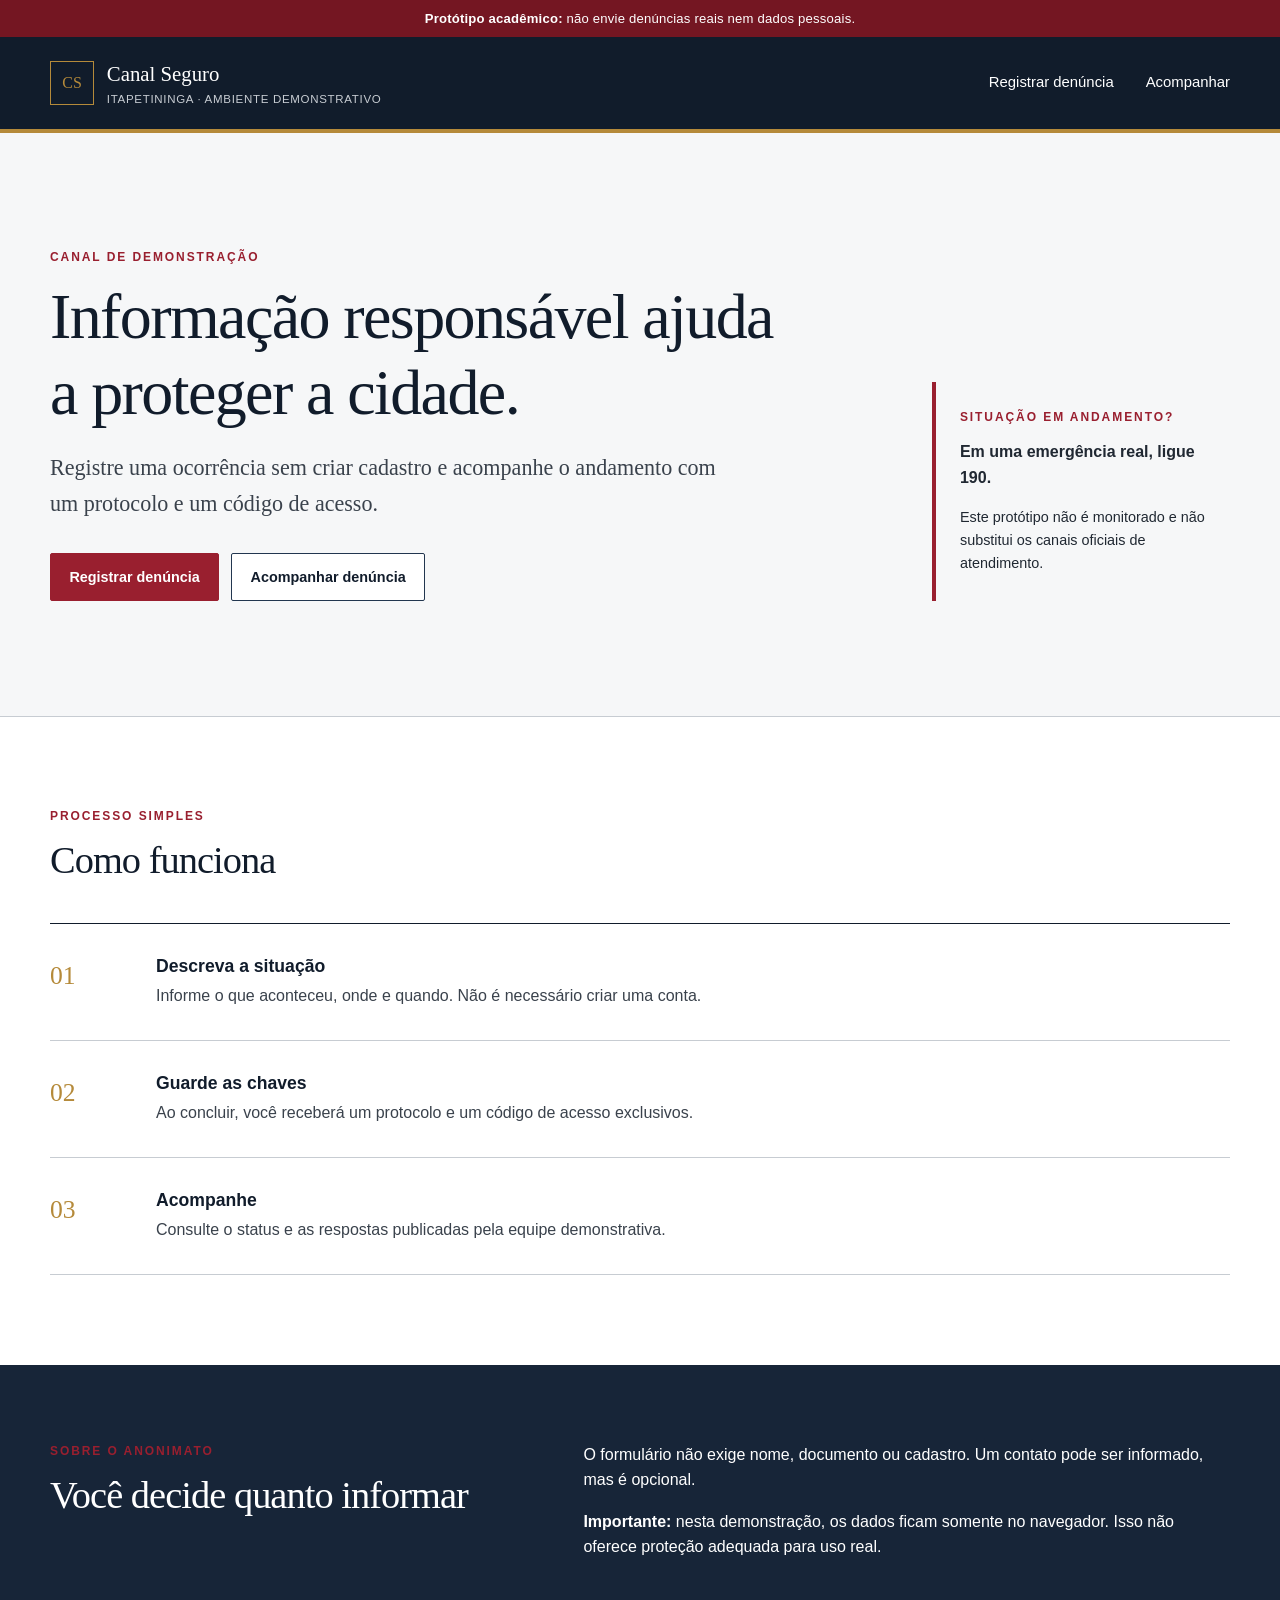
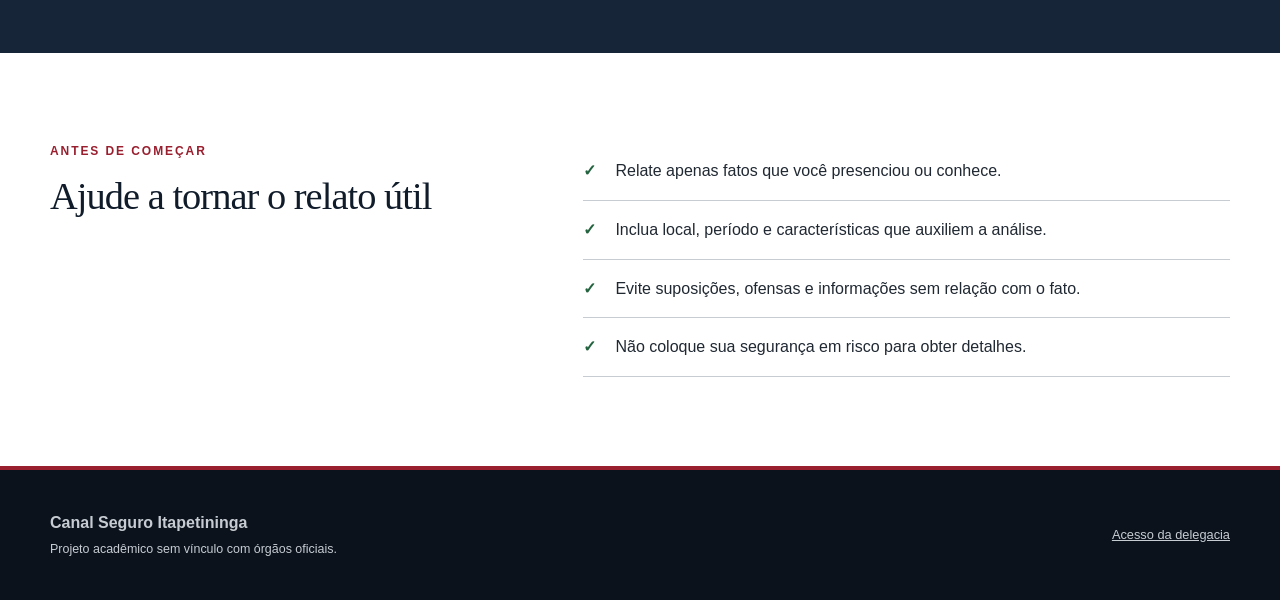
<file: index.html>
<!doctype html>
<html lang="pt-BR">
<head>
  <meta charset="utf-8">
  <meta name="viewport" content="width=device-width, initial-scale=1">
  <meta name="description" content="Protótipo acadêmico de um sistema de denúncias anônimas para Itapetininga.">
  <title>Canal Seguro Itapetininga</title>
  <link rel="stylesheet" href="css/estilos.css">
  <script src="js/app.js" defer></script>
</head>
<body data-pagina="inicio">
  <a class="pular-conteudo" href="#conteudo">Ir para o conteúdo</a>
  <div class="aviso-prototipo" role="note"><strong>Protótipo acadêmico:</strong> não envie denúncias reais nem dados pessoais.</div>
  <header class="cabecalho">
    <div class="limite cabecalho__linha">
      <a class="marca" href="index.html" aria-label="Canal Seguro Itapetininga — início">
        <span class="marca__sinal" aria-hidden="true">CS</span>
        <span><strong>Canal Seguro</strong><small>Itapetininga · ambiente demonstrativo</small></span>
      </a>
      <nav class="navegacao" aria-label="Navegação principal">
        <a href="denunciar.html">Registrar denúncia</a>
        <a href="acompanhar.html">Acompanhar</a>
      </nav>
    </div>
  </header>

  <main id="conteudo">
    <section class="abertura">
      <div class="limite abertura__grade">
        <div>
          <p class="sobretitulo">Canal de demonstração</p>
          <h1>Informação responsável ajuda a proteger a cidade.</h1>
          <p class="texto-destaque">Registre uma ocorrência sem criar cadastro e acompanhe o andamento com um protocolo e um código de acesso.</p>
          <div class="grupo-acoes">
            <a class="botao botao--primario" href="denunciar.html">Registrar denúncia</a>
            <a class="botao botao--secundario" href="acompanhar.html">Acompanhar denúncia</a>
          </div>
        </div>
        <aside class="emergencia" aria-labelledby="titulo-emergencia">
          <p class="sobretitulo" id="titulo-emergencia">Situação em andamento?</p>
          <p><strong>Em uma emergência real, ligue 190.</strong></p>
          <p>Este protótipo não é monitorado e não substitui os canais oficiais de atendimento.</p>
        </aside>
      </div>
    </section>

    <section class="secao limite" aria-labelledby="como-funciona">
      <div class="cabecalho-secao">
        <p class="sobretitulo">Processo simples</p>
        <h2 id="como-funciona">Como funciona</h2>
      </div>
      <ol class="passos">
        <li><span>01</span><div><h3>Descreva a situação</h3><p>Informe o que aconteceu, onde e quando. Não é necessário criar uma conta.</p></div></li>
        <li><span>02</span><div><h3>Guarde as chaves</h3><p>Ao concluir, você receberá um protocolo e um código de acesso exclusivos.</p></div></li>
        <li><span>03</span><div><h3>Acompanhe</h3><p>Consulte o status e as respostas publicadas pela equipe demonstrativa.</p></div></li>
      </ol>
    </section>

    <section class="faixa-informativa">
      <div class="limite faixa-informativa__grade">
        <div><p class="sobretitulo">Sobre o anonimato</p><h2>Você decide quanto informar</h2></div>
        <div>
          <p>O formulário não exige nome, documento ou cadastro. Um contato pode ser informado, mas é opcional.</p>
          <p><strong>Importante:</strong> nesta demonstração, os dados ficam somente no navegador. Isso não oferece proteção adequada para uso real.</p>
        </div>
      </div>
    </section>

    <section class="secao limite secao--duas-colunas" aria-labelledby="orientacoes">
      <div><p class="sobretitulo">Antes de começar</p><h2 id="orientacoes">Ajude a tornar o relato útil</h2></div>
      <ul class="lista-verificacao">
        <li>Relate apenas fatos que você presenciou ou conhece.</li>
        <li>Inclua local, período e características que auxiliem a análise.</li>
        <li>Evite suposições, ofensas e informações sem relação com o fato.</li>
        <li>Não coloque sua segurança em risco para obter detalhes.</li>
      </ul>
    </section>
  </main>

  <footer class="rodape">
    <div class="limite rodape__linha">
      <div><strong>Canal Seguro Itapetininga</strong><p>Projeto acadêmico sem vínculo com órgãos oficiais.</p></div>
      <a href="admin.html">Acesso da delegacia</a>
    </div>
  </footer>
</body>
</html>
</file>
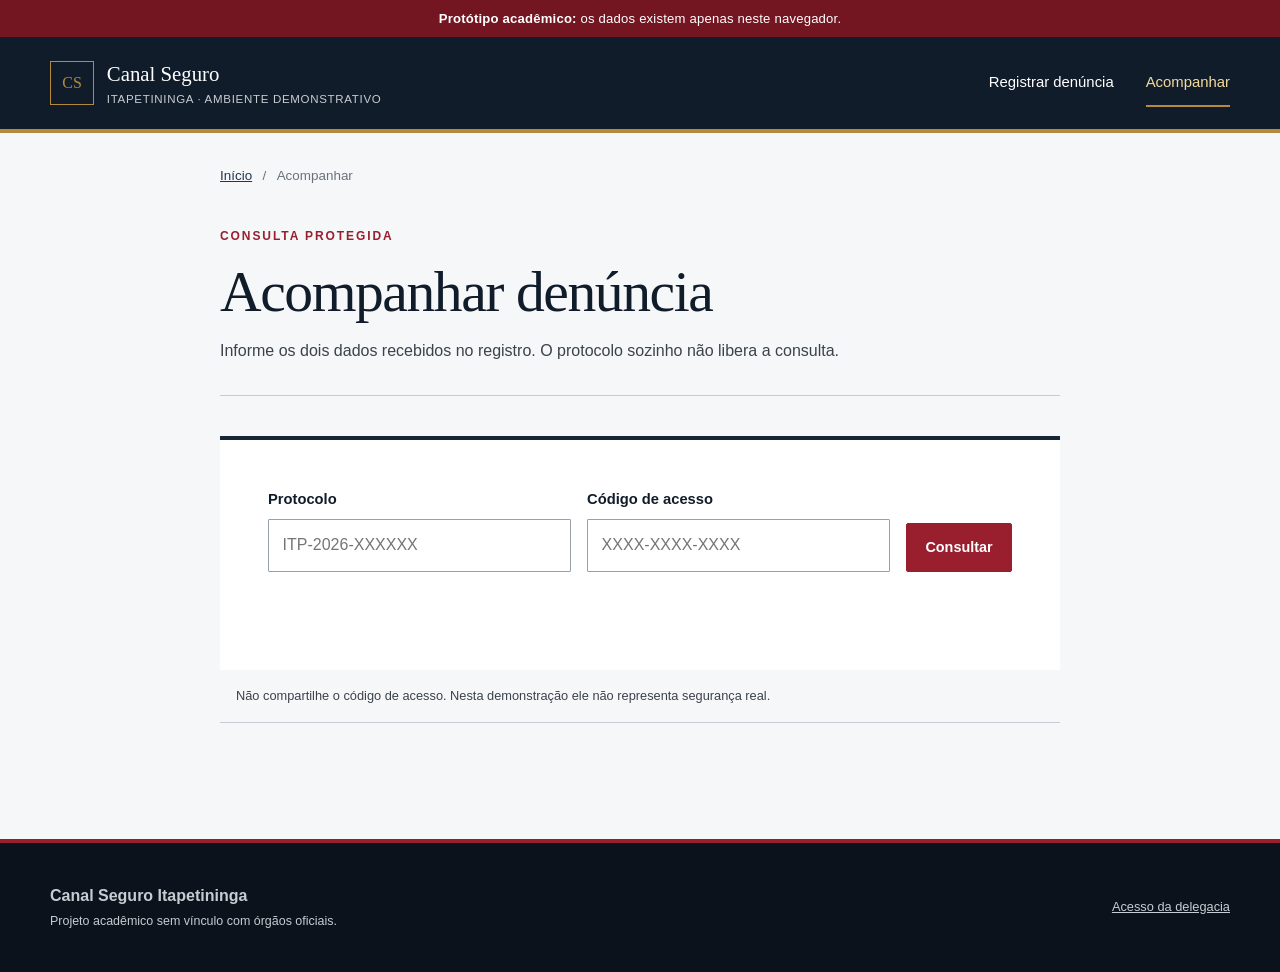
<file: acompanhar.html>
<!doctype html>
<html lang="pt-BR">
<head><meta charset="utf-8"><meta name="viewport" content="width=device-width, initial-scale=1"><title>Acompanhar denúncia · Canal Seguro</title><link rel="stylesheet" href="css/estilos.css"><script src="js/app.js" defer></script></head>
<body data-pagina="acompanhar">
  <a class="pular-conteudo" href="#conteudo">Ir para o conteúdo</a><div class="aviso-prototipo" role="note"><strong>Protótipo acadêmico:</strong> os dados existem apenas neste navegador.</div>
  <header class="cabecalho"><div class="limite cabecalho__linha"><a class="marca" href="index.html"><span class="marca__sinal" aria-hidden="true">CS</span><span><strong>Canal Seguro</strong><small>Itapetininga · ambiente demonstrativo</small></span></a><nav class="navegacao" aria-label="Navegação principal"><a href="denunciar.html">Registrar denúncia</a><a aria-current="page" href="acompanhar.html">Acompanhar</a></nav></div></header>
  <main id="conteudo" class="pagina-interna"><div class="limite limite--formulario">
    <nav class="migalhas" aria-label="Navegação estrutural"><a href="index.html">Início</a><span aria-hidden="true">/</span><span>Acompanhar</span></nav>
    <header class="titulo-pagina"><p class="sobretitulo">Consulta protegida</p><h1>Acompanhar denúncia</h1><p>Informe os dois dados recebidos no registro. O protocolo sozinho não libera a consulta.</p></header>
    <form id="form-acompanhar" class="formulario-consulta" novalidate>
      <div class="campo"><label for="consulta-protocolo">Protocolo</label><input id="consulta-protocolo" name="protocolo" required autocomplete="off" placeholder="ITP-2026-XXXXXX"></div>
      <div class="campo"><label for="consulta-codigo">Código de acesso</label><input id="consulta-codigo" name="codigo" required autocomplete="off" placeholder="XXXX-XXXX-XXXX"></div>
      <button class="botao botao--primario" type="submit">Consultar</button>
      <p class="erro-geral" id="erro-consulta" role="alert"></p>
    </form>
    <p class="nota-seguranca">Não compartilhe o código de acesso. Nesta demonstração ele não representa segurança real.</p>
    <section id="resultado-acompanhamento" class="resultado-acompanhamento" hidden tabindex="-1">
      <header class="cabecalho-resultado"><div><p class="sobretitulo">Protocolo <span id="resultado-protocolo"></span></p><h2 id="resultado-titulo"></h2></div><span class="etiqueta-status" id="resultado-status"></span></header>
      <dl class="dados-em-linha"><div><dt>Categoria</dt><dd id="resultado-categoria"></dd></div><div><dt>Registrada em</dt><dd id="resultado-data"></dd></div><div><dt>Última atualização</dt><dd id="resultado-atualizacao"></dd></div></dl>
      <div class="conteudo-relato"><h3>Resumo do relato</h3><p id="resultado-descricao"></p></div>
      <div class="resposta-publica"><h3>Resposta da delegacia</h3><p id="resultado-resposta"></p></div>
      <div><h3>Histórico</h3><ol class="linha-tempo" id="resultado-historico"></ol></div>
    </section>
  </div></main>
  <footer class="rodape"><div class="limite rodape__linha"><div><strong>Canal Seguro Itapetininga</strong><p>Projeto acadêmico sem vínculo com órgãos oficiais.</p></div><a href="admin.html">Acesso da delegacia</a></div></footer>
</body></html>
</file>
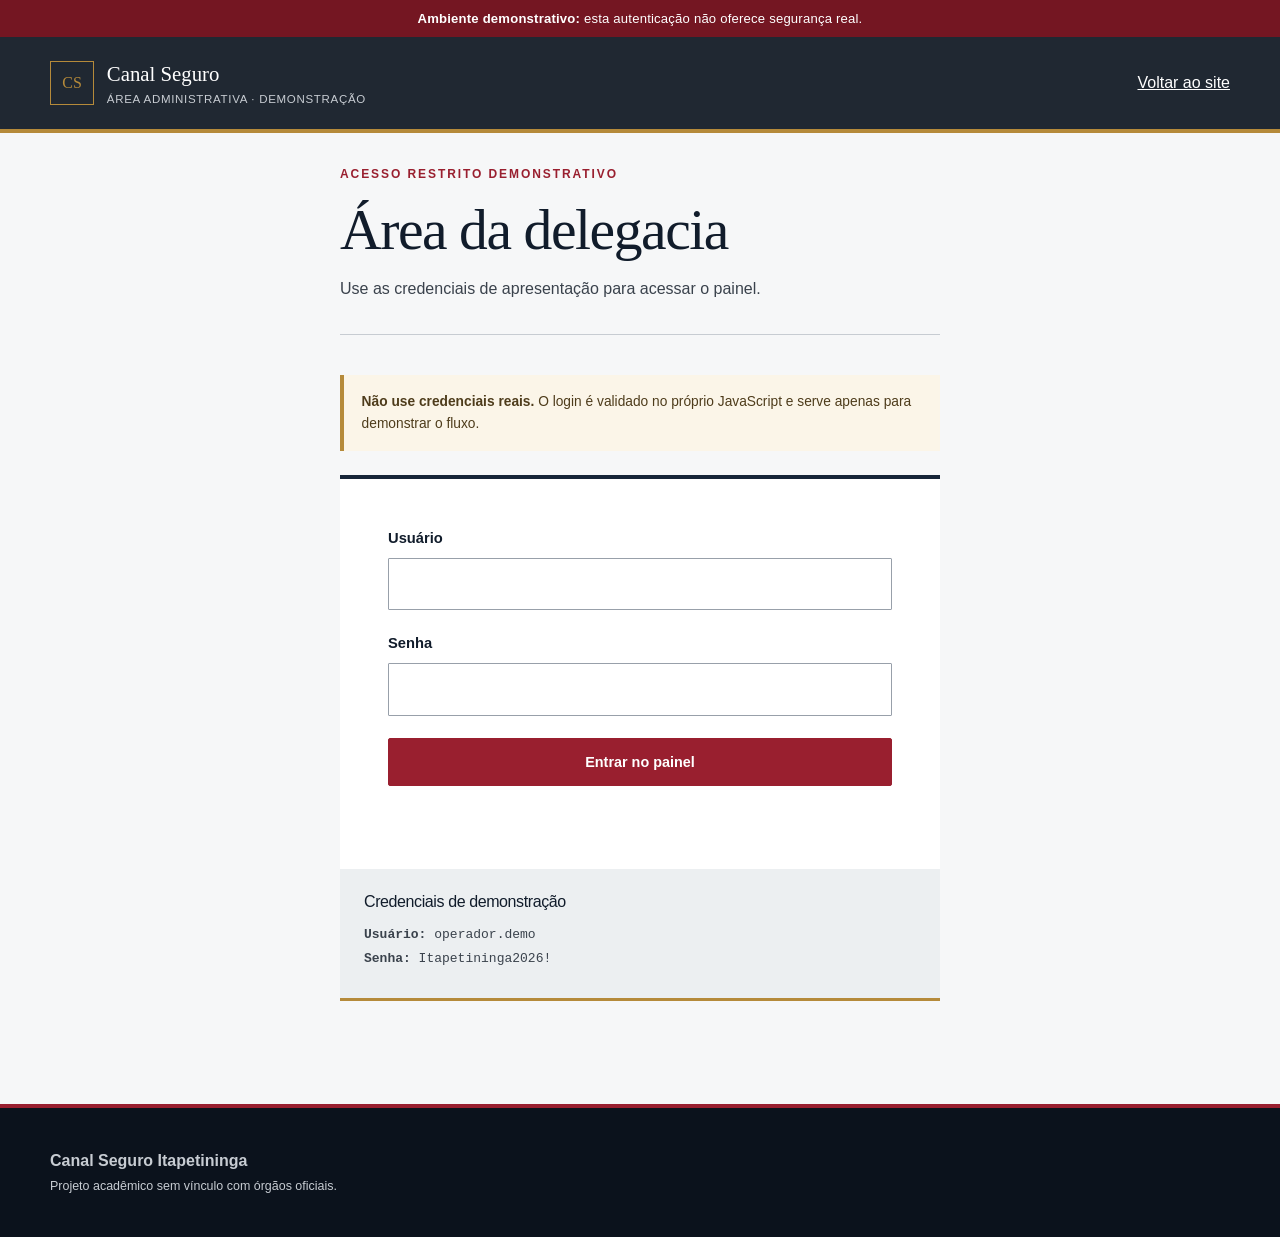
<file: admin.html>
<!doctype html>
<html lang="pt-BR">
<head><meta charset="utf-8"><meta name="viewport" content="width=device-width, initial-scale=1"><title>Acesso administrativo · Canal Seguro</title><link rel="stylesheet" href="css/estilos.css"><script src="js/app.js" defer></script></head>
<body data-pagina="admin-login" class="area-admin">
  <a class="pular-conteudo" href="#conteudo">Ir para o conteúdo</a><div class="aviso-prototipo" role="note"><strong>Ambiente demonstrativo:</strong> esta autenticação não oferece segurança real.</div>
  <header class="cabecalho cabecalho--admin"><div class="limite cabecalho__linha"><a class="marca" href="index.html"><span class="marca__sinal" aria-hidden="true">CS</span><span><strong>Canal Seguro</strong><small>Área administrativa · demonstração</small></span></a><a class="link-claro" href="index.html">Voltar ao site</a></div></header>
  <main id="conteudo" class="pagina-interna"><div class="limite limite--estreito">
    <header class="titulo-pagina"><p class="sobretitulo">Acesso restrito demonstrativo</p><h1>Área da delegacia</h1><p>Use as credenciais de apresentação para acessar o painel.</p></header>
    <div class="alerta"><strong>Não use credenciais reais.</strong> O login é validado no próprio JavaScript e serve apenas para demonstrar o fluxo.</div>
    <form id="form-login" class="formulario-login" novalidate>
      <div class="campo"><label for="usuario-admin">Usuário</label><input id="usuario-admin" name="usuario" required autocomplete="username"></div>
      <div class="campo"><label for="senha-admin">Senha</label><input type="password" id="senha-admin" name="senha" required autocomplete="current-password"></div>
      <button class="botao botao--primario botao--largo" type="submit">Entrar no painel</button><p class="erro-geral" id="erro-login" role="alert"></p>
    </form>
    <div class="credenciais-demo"><h2>Credenciais de demonstração</h2><p><strong>Usuário:</strong> operador.demo</p><p><strong>Senha:</strong> Itapetininga2026!</p></div>
  </div></main>
  <footer class="rodape"><div class="limite rodape__linha"><div><strong>Canal Seguro Itapetininga</strong><p>Projeto acadêmico sem vínculo com órgãos oficiais.</p></div></div></footer>
</body></html>
</file>
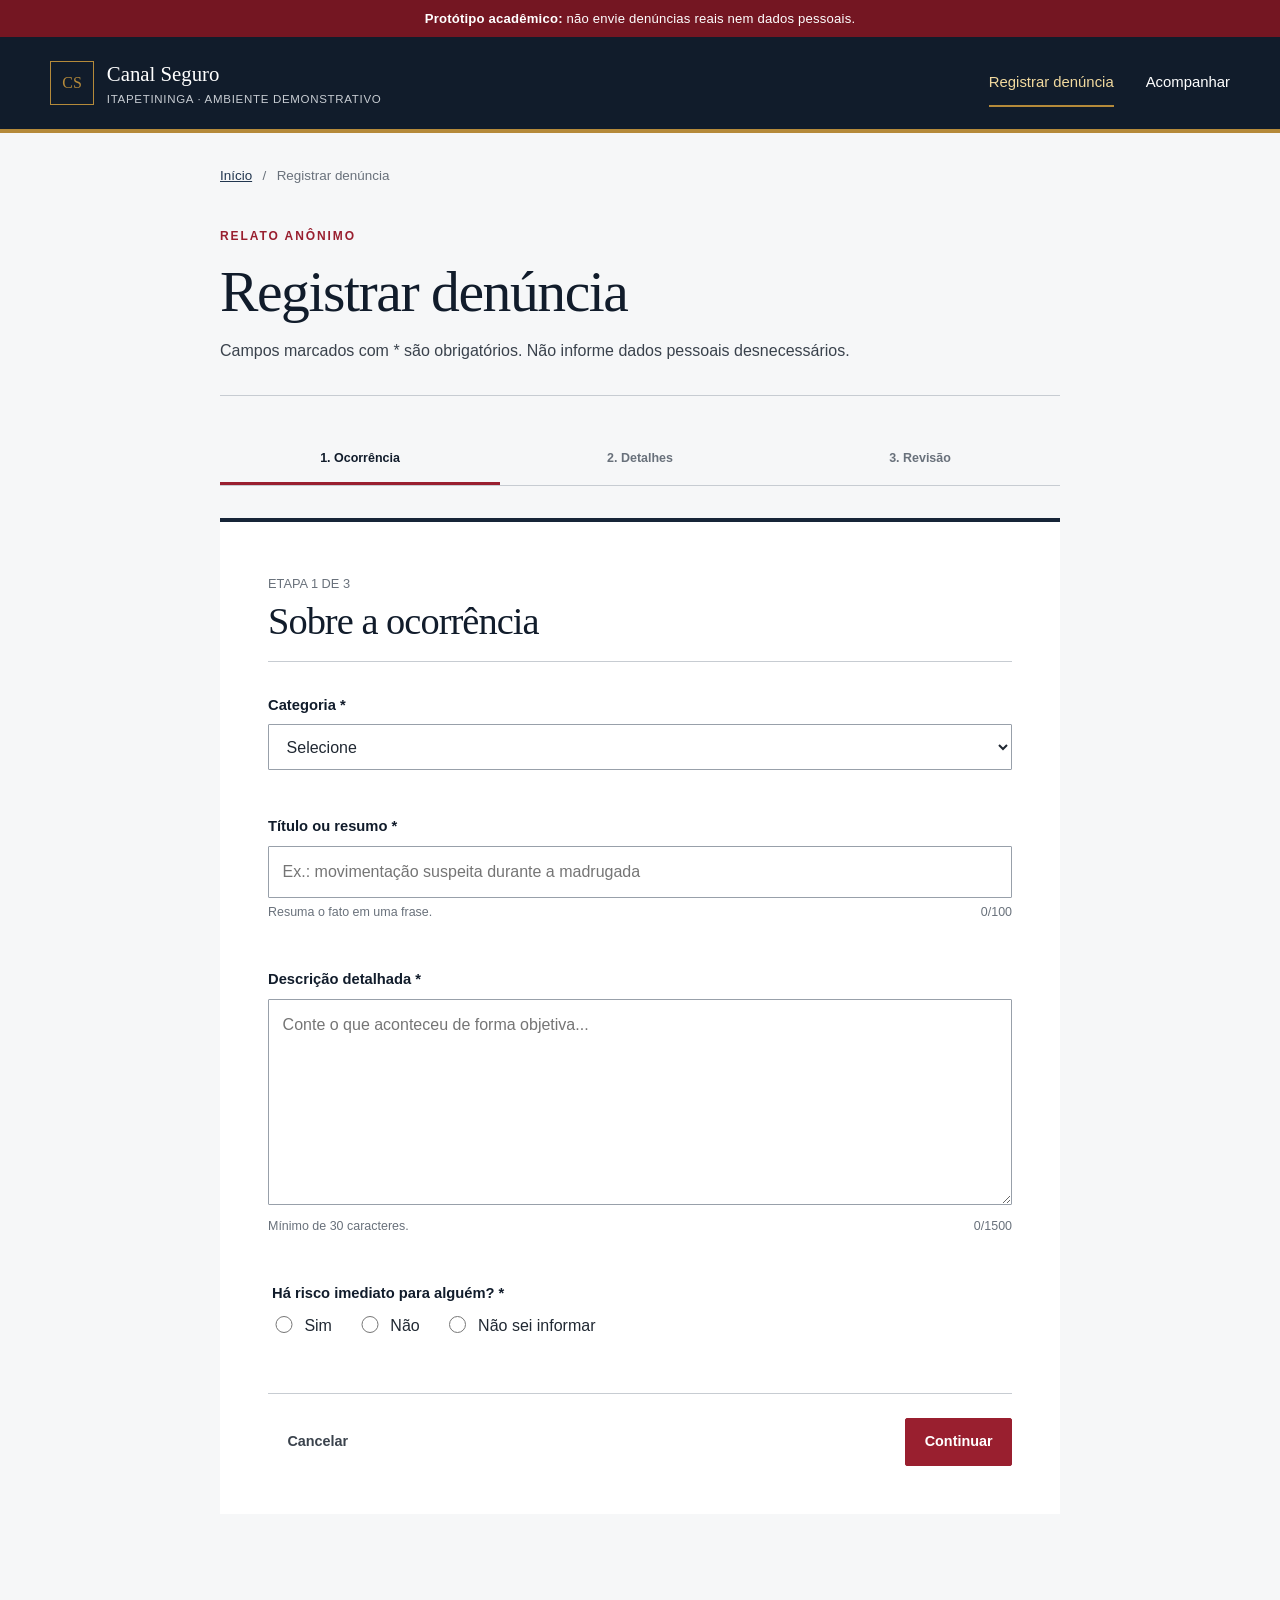
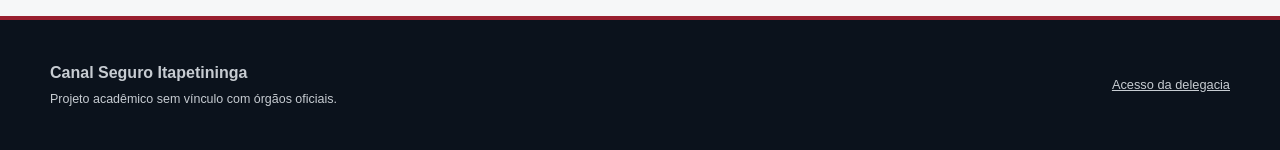
<file: denunciar.html>
<!doctype html>
<html lang="pt-BR">
<head>
  <meta charset="utf-8">
  <meta name="viewport" content="width=device-width, initial-scale=1">
  <title>Registrar denúncia · Canal Seguro</title>
  <link rel="stylesheet" href="css/estilos.css">
  <script src="js/app.js" defer></script>
</head>
<body data-pagina="denunciar">
  <a class="pular-conteudo" href="#conteudo">Ir para o conteúdo</a>
  <div class="aviso-prototipo" role="note"><strong>Protótipo acadêmico:</strong> não envie denúncias reais nem dados pessoais.</div>
  <header class="cabecalho"><div class="limite cabecalho__linha">
    <a class="marca" href="index.html"><span class="marca__sinal" aria-hidden="true">CS</span><span><strong>Canal Seguro</strong><small>Itapetininga · ambiente demonstrativo</small></span></a>
    <nav class="navegacao" aria-label="Navegação principal"><a aria-current="page" href="denunciar.html">Registrar denúncia</a><a href="acompanhar.html">Acompanhar</a></nav>
  </div></header>

  <main id="conteudo" class="pagina-interna">
    <div class="limite limite--formulario">
      <nav class="migalhas" aria-label="Navegação estrutural"><a href="index.html">Início</a><span aria-hidden="true">/</span><span>Registrar denúncia</span></nav>
      <header class="titulo-pagina"><p class="sobretitulo">Relato anônimo</p><h1>Registrar denúncia</h1><p>Campos marcados com <span aria-hidden="true">*</span><span class="sr-only">asterisco</span> são obrigatórios. Não informe dados pessoais desnecessários.</p></header>

      <div class="barra-etapas" aria-label="Etapas do formulário">
        <span class="ativo" data-indicador="1">1. Ocorrência</span><span data-indicador="2">2. Detalhes</span><span data-indicador="3">3. Revisão</span>
      </div>

      <form id="form-denuncia" novalidate>
        <div class="honeypot" aria-hidden="true"><label for="website">Não preencha este campo</label><input id="website" name="website" tabindex="-1" autocomplete="off"></div>

        <section class="etapa-formulario ativa" data-etapa="1" aria-labelledby="etapa-1-titulo">
          <div class="cabecalho-formulario"><span>Etapa 1 de 3</span><h2 id="etapa-1-titulo">Sobre a ocorrência</h2></div>
          <div class="campo"><label for="categoria">Categoria <span aria-hidden="true">*</span></label><select id="categoria" name="categoria" required><option value="">Selecione</option><option>Tráfico de drogas</option><option>Violência doméstica</option><option>Furto ou roubo</option><option>Perturbação do sossego</option><option>Maus-tratos</option><option>Crime ambiental</option><option>Atividade suspeita</option><option>Outro</option></select><p class="erro-campo" id="erro-categoria"></p></div>
          <div class="campo"><label for="titulo">Título ou resumo <span aria-hidden="true">*</span></label><input id="titulo" name="titulo" maxlength="100" required placeholder="Ex.: movimentação suspeita durante a madrugada"><div class="ajuda-campo"><span>Resuma o fato em uma frase.</span><span data-contador="titulo">0/100</span></div><p class="erro-campo" id="erro-titulo"></p></div>
          <div class="campo"><label for="descricao">Descrição detalhada <span aria-hidden="true">*</span></label><textarea id="descricao" name="descricao" rows="7" minlength="30" maxlength="1500" required placeholder="Conte o que aconteceu de forma objetiva..."></textarea><div class="ajuda-campo"><span>Mínimo de 30 caracteres.</span><span data-contador="descricao">0/1500</span></div><p class="erro-campo" id="erro-descricao"></p></div>
          <fieldset class="campo"><legend>Há risco imediato para alguém? <span aria-hidden="true">*</span></legend><div class="opcoes-linha"><label><input type="radio" name="risco" value="Sim" required> Sim</label><label><input type="radio" name="risco" value="Não"> Não</label><label><input type="radio" name="risco" value="Não sei informar"> Não sei informar</label></div><p class="erro-campo" id="erro-risco"></p></fieldset>
          <div class="alerta alerta--emergencia" id="alerta-risco" hidden><strong>Se há perigo acontecendo agora, ligue 190.</strong> Este protótipo não é monitorado.</div>
          <div class="acoes-formulario"><a class="botao botao--texto" href="index.html">Cancelar</a><button class="botao botao--primario" type="button" data-proxima="2">Continuar</button></div>
        </section>

        <section class="etapa-formulario" data-etapa="2" aria-labelledby="etapa-2-titulo" hidden>
          <div class="cabecalho-formulario"><span>Etapa 2 de 3</span><h2 id="etapa-2-titulo">Quando e onde</h2></div>
          <div class="grade-campos"><div class="campo"><label for="data-fato">Data aproximada</label><input type="date" id="data-fato" name="dataFato"></div><div class="campo"><label for="hora-fato">Horário aproximado</label><input type="time" id="hora-fato" name="horaFato"></div></div>
          <div class="campo"><label for="bairro">Bairro <span aria-hidden="true">*</span></label><input id="bairro" name="bairro" maxlength="80" required><p class="erro-campo" id="erro-bairro"></p></div>
          <div class="campo"><label for="referencia">Endereço ou ponto de referência <span aria-hidden="true">*</span></label><input id="referencia" name="referencia" maxlength="160" required placeholder="Não é necessário informar número exato"><p class="erro-campo" id="erro-referencia"></p></div>
          <div class="campo"><label for="caracteristicas">Pessoas, veículos ou locais envolvidos</label><textarea id="caracteristicas" name="caracteristicas" rows="4" maxlength="600"></textarea><div class="ajuda-campo"><span>Informe somente o que observou.</span><span data-contador="caracteristicas">0/600</span></div></div>
          <div class="campo"><label for="complemento">Informações complementares</label><textarea id="complemento" name="complemento" rows="4" maxlength="600"></textarea><div class="ajuda-campo"><span>Campo opcional.</span><span data-contador="complemento">0/600</span></div></div>
          <div class="campo"><label for="contato">Meio de contato <span class="rotulo-opcional">opcional</span></label><input id="contato" name="contato" maxlength="120" autocomplete="off"><p class="ajuda-campo">Informe somente se aceitar um possível retorno. Isso reduz seu anonimato.</p></div>
          <div class="acoes-formulario"><button class="botao botao--secundario" type="button" data-anterior="1">Voltar</button><button class="botao botao--primario" type="button" data-proxima="3">Revisar denúncia</button></div>
        </section>

        <section class="etapa-formulario" data-etapa="3" aria-labelledby="etapa-3-titulo" hidden>
          <div class="cabecalho-formulario"><span>Etapa 3 de 3</span><h2 id="etapa-3-titulo">Revise antes de enviar</h2></div>
          <dl class="resumo-denuncia" id="resumo-formulario"></dl>
          <fieldset class="campo bloco-confirmacao"><legend>Confirmações</legend><label class="opcao-check"><input type="checkbox" id="confirmacao" required><span>Declaro que o relato foi feito de boa-fé e que as informações representam o que sei sobre o fato.</span></label><p class="erro-campo" id="erro-confirmacao"></p></fieldset>
          <div class="campo confirmacao-humana"><label for="resposta-antispam">Confirmação humana: quanto é <strong id="pergunta-antispam"></strong>? <span aria-hidden="true">*</span></label><input type="number" inputmode="numeric" id="resposta-antispam" required><p class="ajuda-campo">Barreira demonstrativa. Em produção, seria necessária validação no servidor.</p><p class="erro-campo" id="erro-antispam"></p></div>
          <div class="acoes-formulario"><button class="botao botao--secundario" type="button" data-anterior="2">Voltar e editar</button><button class="botao botao--primario" type="submit">Enviar denúncia</button></div>
        </section>
      </form>

      <section class="confirmacao-envio" id="confirmacao-envio" hidden aria-live="polite" tabindex="-1">
        <p class="sobretitulo">Registro concluído</p><h2>Guarde seus dados de acesso</h2><p>A denúncia foi salva neste navegador. O código não será mostrado novamente ao sair desta tela.</p>
        <div class="credenciais-protocolo"><div><span>Protocolo</span><strong id="protocolo-gerado"></strong></div><div><span>Código de acesso</span><strong id="codigo-gerado"></strong></div></div>
        <div class="alerta"><strong>Esta é uma simulação.</strong> O armazenamento local não protege informações sensíveis e pode ser lido por quem tiver acesso ao navegador.</div>
        <div class="grupo-acoes"><button class="botao botao--secundario" type="button" id="copiar-acesso">Copiar dados</button><button class="botao botao--secundario" type="button" id="imprimir-acesso">Imprimir</button><a class="botao botao--primario" href="acompanhar.html">Acompanhar agora</a></div>
        <p class="mensagem-acao" id="mensagem-copia" aria-live="polite"></p>
      </section>
    </div>
  </main>
  <footer class="rodape"><div class="limite rodape__linha"><div><strong>Canal Seguro Itapetininga</strong><p>Projeto acadêmico sem vínculo com órgãos oficiais.</p></div><a href="admin.html">Acesso da delegacia</a></div></footer>
</body>
</html>
</file>
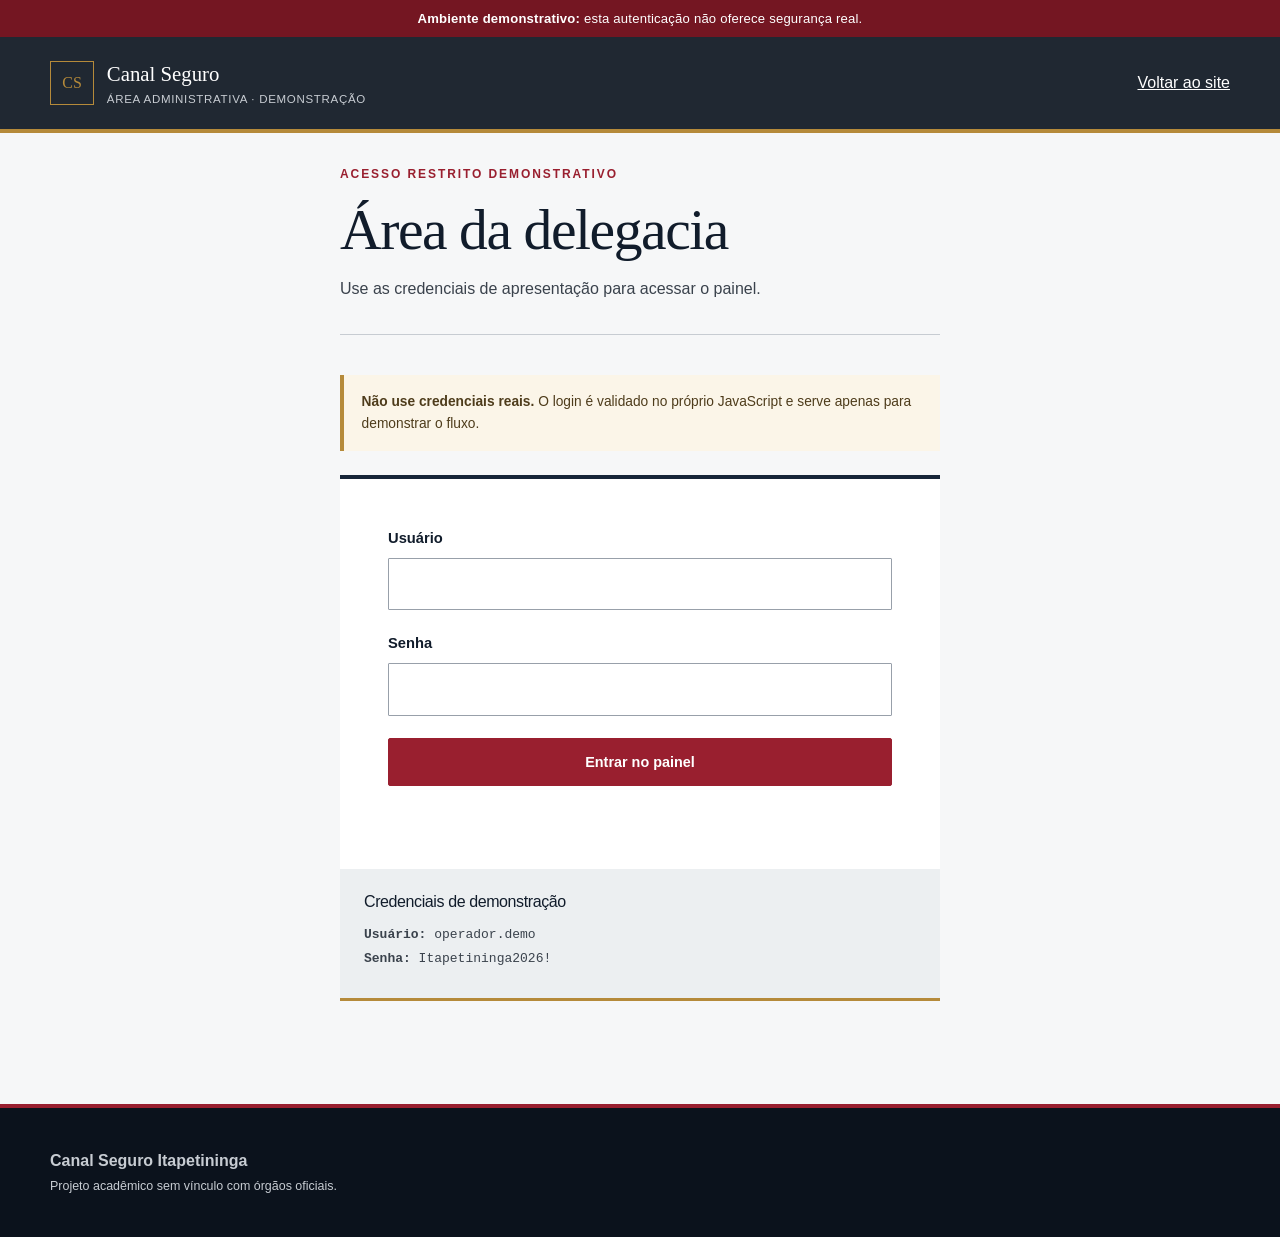
<file: detalhe-denuncia.html>
<!doctype html>
<html lang="pt-BR">
<head><meta charset="utf-8"><meta name="viewport" content="width=device-width, initial-scale=1"><title>Detalhe da denúncia · Canal Seguro</title><link rel="stylesheet" href="css/estilos.css"><script src="js/app.js" defer></script></head>
<body data-pagina="detalhe-admin" class="area-admin">
  <a class="pular-conteudo" href="#conteudo">Ir para o conteúdo</a><div class="aviso-prototipo" role="note"><strong>Ambiente demonstrativo:</strong> dados armazenados localmente e autenticação simulada.</div>
  <header class="cabecalho cabecalho--admin"><div class="limite cabecalho__linha"><a class="marca" href="painel-admin.html"><span class="marca__sinal" aria-hidden="true">CS</span><span><strong>Canal Seguro</strong><small>Área administrativa · demonstração</small></span></a><div class="acoes-cabecalho"><span>Operador demonstrativo</span><button class="botao-link link-claro" type="button" data-sair>Sair</button></div></div></header>
  <main id="conteudo" class="pagina-interna"><div class="limite">
    <nav class="migalhas" aria-label="Navegação estrutural"><a id="voltar-painel" href="painel-admin.html">Painel de denúncias</a><span aria-hidden="true">/</span><span>Detalhe</span></nav>
    <div id="detalhe-nao-encontrado" class="estado-vazio" hidden><h1>Denúncia não encontrada</h1><p>O registro solicitado não existe neste navegador.</p><a class="botao botao--primario" href="painel-admin.html">Voltar ao painel</a></div>
    <div id="conteudo-detalhe" hidden>
      <header class="cabecalho-detalhe"><div><p class="sobretitulo">Protocolo <span id="detalhe-protocolo"></span></p><h1 id="detalhe-titulo"></h1><p id="detalhe-categoria"></p></div><div class="acoes-detalhe"><span class="etiqueta-status" id="detalhe-status"></span><button class="botao botao--secundario" id="copiar-protocolo" type="button">Copiar protocolo</button></div></header>
      <div class="grade-detalhe">
        <div class="coluna-relato">
          <section class="secao-detalhe"><h2>Dados da ocorrência</h2><dl class="lista-dados" id="dados-ocorrencia"></dl></section>
          <section class="secao-detalhe"><h2>Relato</h2><div class="texto-relato"><h3>Descrição</h3><p id="detalhe-descricao"></p><h3>Características</h3><p id="detalhe-caracteristicas"></p><h3>Informações complementares</h3><p id="detalhe-complemento"></p></div></section>
          <section class="secao-detalhe"><h2>Histórico de atualizações</h2><ol class="linha-tempo" id="detalhe-historico"></ol></section>
        </div>
        <aside class="coluna-operacao">
          <form id="form-operacao">
            <p class="sobretitulo">Operação</p><h2>Atualizar denúncia</h2>
            <div class="campo"><label for="novo-status">Status</label><select id="novo-status"><option>Recebida</option><option>Em triagem</option><option>Em análise</option><option>Encaminhada</option><option>Aguardando informações</option><option>Concluída</option><option>Arquivada</option></select></div>
            <div class="campo"><label for="nova-prioridade">Prioridade</label><select id="nova-prioridade"><option>Baixa</option><option>Média</option><option>Alta</option><option>Urgente</option></select></div>
            <div class="campo"><label for="resposta-publica-admin">Resposta para o denunciante</label><textarea id="resposta-publica-admin" rows="5" maxlength="800"></textarea><p class="ajuda-campo">Esta mensagem ficará visível na consulta pública.</p></div>
            <div class="campo"><label for="nota-interna-admin">Nova nota interna</label><textarea id="nota-interna-admin" rows="4" maxlength="500"></textarea><p class="ajuda-campo">Nunca é exibida ao denunciante.</p></div>
            <button class="botao botao--primario botao--largo" type="submit">Salvar atualização</button><button class="botao botao--perigo botao--largo" id="arquivar-denuncia" type="button">Arquivar denúncia</button><p class="mensagem-acao" id="mensagem-operacao" aria-live="polite"></p>
          </form>
          <section class="notas-internas"><h2>Notas internas</h2><ul id="lista-notas-internas"></ul></section>
        </aside>
      </div>
    </div>
  </div></main>
  <footer class="rodape"><div class="limite rodape__linha"><div><strong>Canal Seguro Itapetininga</strong><p>Área administrativa de demonstração.</p></div></div></footer>
</body></html>
</file>
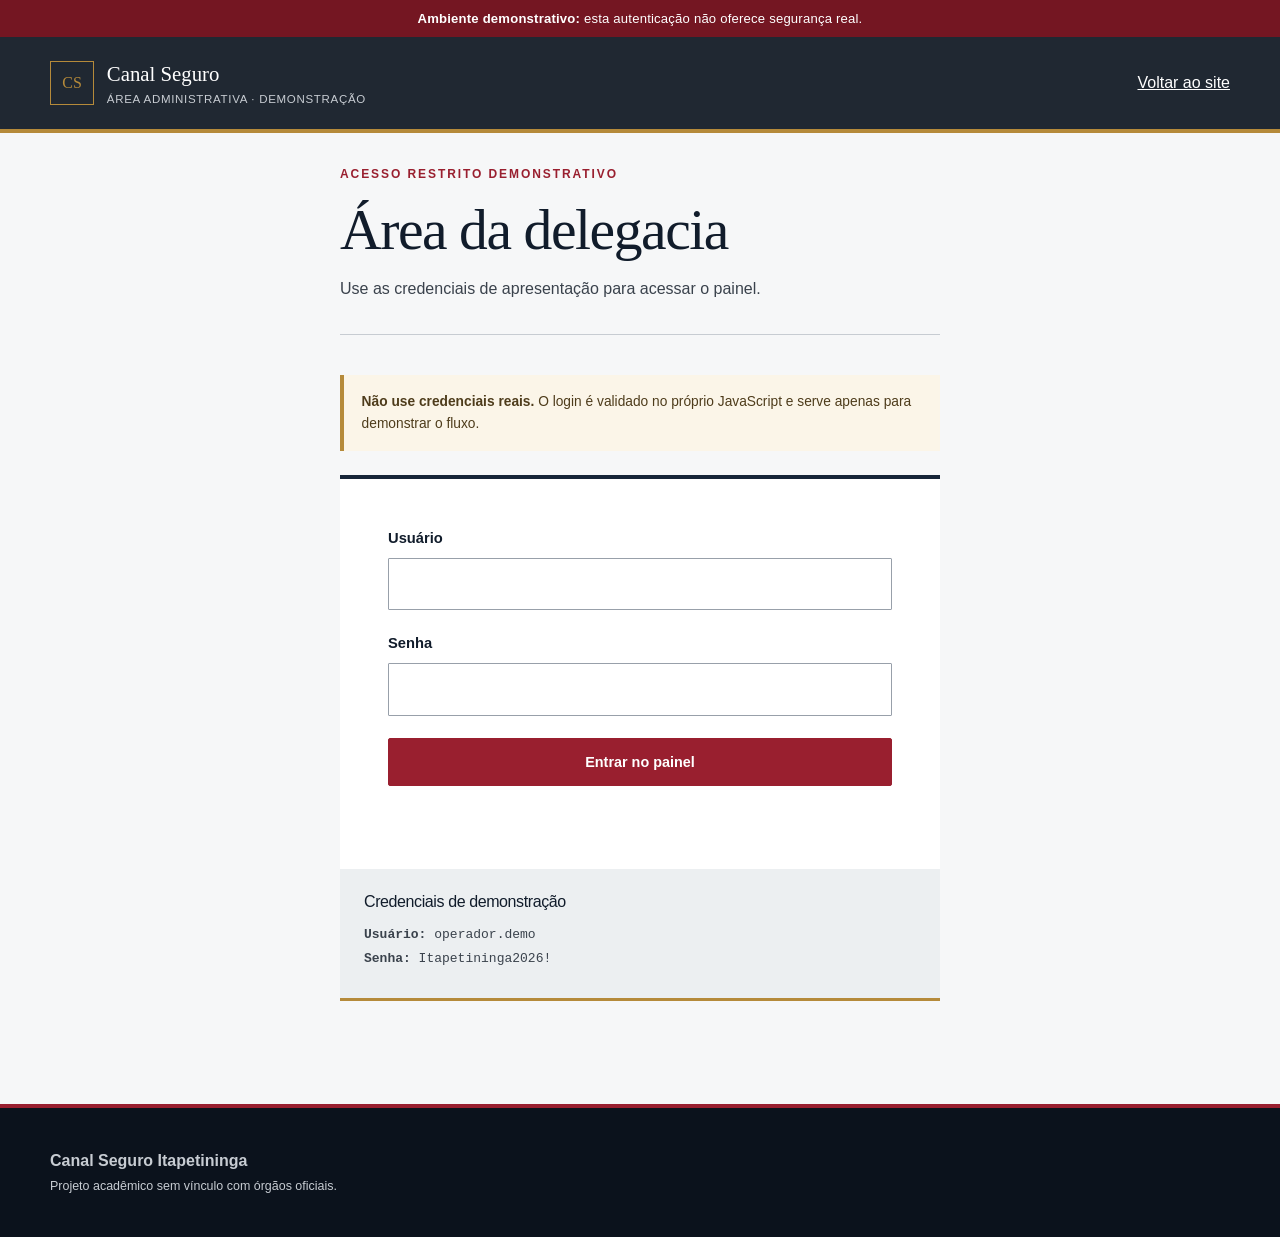
<file: painel-admin.html>
<!doctype html>
<html lang="pt-BR">
<head><meta charset="utf-8"><meta name="viewport" content="width=device-width, initial-scale=1"><title>Painel administrativo · Canal Seguro</title><link rel="stylesheet" href="css/estilos.css"><script src="js/app.js" defer></script></head>
<body data-pagina="painel-admin" class="area-admin">
  <a class="pular-conteudo" href="#conteudo">Ir para o conteúdo</a><div class="aviso-prototipo" role="note"><strong>Ambiente demonstrativo:</strong> dados armazenados localmente e autenticação simulada.</div>
  <header class="cabecalho cabecalho--admin"><div class="limite cabecalho__linha"><a class="marca" href="painel-admin.html"><span class="marca__sinal" aria-hidden="true">CS</span><span><strong>Canal Seguro</strong><small>Área administrativa · demonstração</small></span></a><div class="acoes-cabecalho"><span>Operador demonstrativo</span><button class="botao-link link-claro" type="button" data-sair>Sair</button></div></div></header>
  <main id="conteudo" class="pagina-interna"><div class="limite">
    <header class="titulo-pagina titulo-pagina--linha"><div><p class="sobretitulo">Visão operacional</p><h1>Painel de denúncias</h1><p id="data-painel"></p></div><button class="botao botao--secundario" id="restaurar-dados" type="button">Restaurar dados de demonstração</button></header>
    <section class="indicadores" aria-label="Indicadores gerais"><div><span>Total</span><strong id="indicador-total">0</strong></div><div><span>Recebidas</span><strong id="indicador-recebidas">0</strong></div><div><span>Em andamento</span><strong id="indicador-andamento">0</strong></div><div><span>Risco imediato</span><strong id="indicador-risco">0</strong></div><div><span>Concluídas</span><strong id="indicador-concluidas">0</strong></div></section>
    <section class="distribuicao" aria-labelledby="titulo-distribuicao"><div><p class="sobretitulo">Panorama</p><h2 id="titulo-distribuicao">Distribuição por categoria</h2></div><div class="barras-categorias" id="barras-categorias"></div></section>
    <section class="secao-tabela" aria-labelledby="titulo-lista">
      <div class="cabecalho-secao cabecalho-secao--linha"><div><p class="sobretitulo">Registros</p><h2 id="titulo-lista">Denúncias recebidas</h2></div><span id="quantidade-filtrada"></span></div>
      <form class="filtros" id="form-filtros">
        <div class="campo campo--busca"><label for="filtro-busca">Buscar</label><input type="search" id="filtro-busca" placeholder="Protocolo, categoria, bairro ou texto"></div>
        <div class="campo"><label for="filtro-status">Status</label><select id="filtro-status"><option value="">Todos</option><option>Recebida</option><option>Em triagem</option><option>Em análise</option><option>Encaminhada</option><option>Aguardando informações</option><option>Concluída</option><option>Arquivada</option></select></div>
        <div class="campo"><label for="filtro-categoria">Categoria</label><select id="filtro-categoria"><option value="">Todas</option></select></div>
        <div class="campo"><label for="filtro-periodo">Período</label><select id="filtro-periodo"><option value="">Todo o período</option><option value="7">Últimos 7 dias</option><option value="30">Últimos 30 dias</option></select></div>
        <div class="campo"><label for="filtro-ordem">Ordenar</label><select id="filtro-ordem"><option value="recentes">Mais recentes</option><option value="antigas">Mais antigas</option><option value="prioridade">Maior prioridade</option></select></div>
      </form>
      <div class="tabela-responsiva"><table><thead><tr><th>Protocolo</th><th>Ocorrência</th><th>Local</th><th>Registro</th><th>Prioridade</th><th>Status</th><th><span class="sr-only">Ações</span></th></tr></thead><tbody id="tabela-denuncias"></tbody></table></div>
      <div class="estado-vazio" id="estado-vazio" hidden><h3>Nenhuma denúncia encontrada</h3><p>Revise os filtros ou restaure os dados demonstrativos.</p></div>
    </section>
  </div></main>
  <footer class="rodape"><div class="limite rodape__linha"><div><strong>Canal Seguro Itapetininga</strong><p>Área administrativa de demonstração.</p></div></div></footer>
</body></html>
</file>
<file: css/estilos.css>
:root {
  --cor-marinho-950: #111c2b;
  --cor-marinho-900: #172538;
  --cor-marinho-800: #22364f;
  --cor-vermelho: #991f2f;
  --cor-vermelho-escuro: #741622;
  --cor-dourado: #b58a3a;
  --cor-branco: #ffffff;
  --cor-cinza-50: #f6f7f8;
  --cor-cinza-100: #eceff1;
  --cor-cinza-300: #c7ccd2;
  --cor-cinza-500: #69717b;
  --cor-cinza-700: #3a424c;
  --cor-texto: #202832;
  --cor-sucesso: #23633f;
  --cor-alerta: #8a5a08;
  --largura: 1180px;
  --largura-formulario: 840px;
  --foco: 0 0 0 3px rgba(181, 138, 58, .38);
}

* { box-sizing: border-box; }
html { scroll-behavior: smooth; }
body { margin: 0; color: var(--cor-texto); background: var(--cor-branco); font-family: Arial, Helvetica, sans-serif; line-height: 1.6; }
button, input, select, textarea { font: inherit; }
button, select { cursor: pointer; }
a { color: var(--cor-marinho-800); }
a:hover { color: var(--cor-vermelho); }
img { max-width: 100%; }
[hidden] { display: none !important; }
h1, h2, h3, p { margin-top: 0; }
h1, h2, h3 { color: var(--cor-marinho-950); line-height: 1.18; letter-spacing: -.025em; }
h1 { margin-bottom: 1.25rem; font-family: Georgia, 'Times New Roman', serif; font-size: clamp(2.25rem, 5vw, 4.7rem); font-weight: 500; }
h2 { font-family: Georgia, 'Times New Roman', serif; font-size: clamp(1.65rem, 3vw, 2.45rem); font-weight: 500; }
h3 { font-size: 1rem; letter-spacing: 0; }

.limite { width: min(calc(100% - 2.5rem), var(--largura)); margin-inline: auto; }
.limite--formulario { max-width: var(--largura-formulario); }
.limite--estreito { max-width: 600px; }
.sr-only { position: absolute; width: 1px; height: 1px; padding: 0; margin: -1px; overflow: hidden; clip: rect(0, 0, 0, 0); white-space: nowrap; border: 0; }
.pular-conteudo { position: fixed; z-index: 100; top: .5rem; left: .5rem; padding: .75rem 1rem; color: var(--cor-branco); background: var(--cor-marinho-950); transform: translateY(-150%); }
.pular-conteudo:focus { transform: none; }
.aviso-prototipo { padding: .5rem 1rem; color: var(--cor-branco); background: var(--cor-vermelho-escuro); text-align: center; font-size: .82rem; letter-spacing: .015em; }

.cabecalho { color: var(--cor-branco); background: var(--cor-marinho-950); border-bottom: 4px solid var(--cor-dourado); }
.cabecalho__linha { min-height: 92px; display: flex; align-items: center; justify-content: space-between; gap: 2rem; }
.marca { display: inline-flex; align-items: center; gap: .8rem; color: var(--cor-branco); text-decoration: none; }
.marca:hover { color: var(--cor-branco); }
.marca__sinal { width: 44px; height: 44px; display: grid; place-items: center; border: 1px solid var(--cor-dourado); color: var(--cor-dourado); font-family: Georgia, serif; font-size: 1rem; }
.marca strong, .marca small { display: block; }
.marca strong { font-family: Georgia, serif; font-size: 1.3rem; font-weight: 500; }
.marca small { color: var(--cor-cinza-300); font-size: .72rem; letter-spacing: .06em; text-transform: uppercase; }
.navegacao { display: flex; align-items: center; gap: 2rem; }
.navegacao a { position: relative; padding: 2rem 0; color: var(--cor-branco); text-decoration: none; font-size: .93rem; }
.navegacao a:hover, .navegacao a[aria-current="page"] { color: #f1d99e; }
.navegacao a[aria-current="page"]::after { content: ''; position: absolute; right: 0; bottom: 1.25rem; left: 0; height: 2px; background: var(--cor-dourado); }
.cabecalho--admin { background: #202832; }
.link-claro { color: var(--cor-branco); }
.acoes-cabecalho { display: flex; align-items: center; gap: 1.25rem; font-size: .88rem; }
.botao-link { padding: 0; border: 0; background: none; text-decoration: underline; }

.abertura { padding: clamp(4rem, 9vw, 8rem) 0; background: var(--cor-cinza-50); border-bottom: 1px solid var(--cor-cinza-300); }
.abertura__grade { display: grid; grid-template-columns: minmax(0, 1.7fr) minmax(280px, .65fr); align-items: end; gap: clamp(3rem, 8vw, 8rem); }
.abertura h1 { max-width: 760px; }
.sobretitulo { margin-bottom: .75rem; color: var(--cor-vermelho); font-size: .75rem; font-weight: 700; letter-spacing: .16em; text-transform: uppercase; }
.texto-destaque { max-width: 680px; color: var(--cor-cinza-700); font-family: Georgia, serif; font-size: clamp(1.12rem, 2vw, 1.38rem); }
.grupo-acoes { display: flex; flex-wrap: wrap; gap: .75rem; margin-top: 2rem; }
.botao { min-height: 46px; display: inline-flex; align-items: center; justify-content: center; gap: .5rem; padding: .72rem 1.15rem; border: 1px solid transparent; border-radius: 2px; text-decoration: none; font-weight: 700; font-size: .9rem; transition: background-color .15s ease, border-color .15s ease, color .15s ease; }
.botao--primario { color: var(--cor-branco); background: var(--cor-vermelho); border-color: var(--cor-vermelho); }
.botao--primario:hover { color: var(--cor-branco); background: var(--cor-vermelho-escuro); border-color: var(--cor-vermelho-escuro); }
.botao--secundario { color: var(--cor-marinho-950); background: var(--cor-branco); border-color: var(--cor-marinho-800); }
.botao--secundario:hover { color: var(--cor-branco); background: var(--cor-marinho-800); }
.botao--texto { color: var(--cor-cinza-700); background: transparent; }
.botao--perigo { color: var(--cor-vermelho-escuro); background: transparent; border-color: var(--cor-vermelho); }
.botao--perigo:hover { color: var(--cor-branco); background: var(--cor-vermelho-escuro); }
.botao--largo { width: 100%; }
.emergencia { padding: 1.6rem 0 1.6rem 1.5rem; border-left: 4px solid var(--cor-vermelho); }
.emergencia p:last-child { margin-bottom: 0; font-size: .9rem; }

.secao { padding-block: clamp(4rem, 7vw, 7rem); }
.cabecalho-secao { margin-bottom: 2.5rem; }
.passos { margin: 0; padding: 0; list-style: none; border-top: 1px solid var(--cor-marinho-950); }
.passos li { display: grid; grid-template-columns: 90px 1fr; gap: 1rem; padding: 2rem 0; border-bottom: 1px solid var(--cor-cinza-300); }
.passos li > span { color: var(--cor-dourado); font-family: Georgia, serif; font-size: 1.6rem; }
.passos h3 { margin-bottom: .35rem; font-size: 1.1rem; }
.passos p { max-width: 650px; margin-bottom: 0; color: var(--cor-cinza-700); }
.faixa-informativa { padding: clamp(3.5rem, 6vw, 5rem) 0; color: var(--cor-branco); background: var(--cor-marinho-900); }
.faixa-informativa h2 { color: var(--cor-branco); }
.faixa-informativa__grade, .secao--duas-colunas { display: grid; grid-template-columns: .8fr 1.2fr; gap: clamp(3rem, 8vw, 8rem); }
.lista-verificacao { margin: 0; padding: 0; list-style: none; }
.lista-verificacao li { position: relative; padding: 1rem 0 1rem 2rem; border-bottom: 1px solid var(--cor-cinza-300); }
.lista-verificacao li::before { content: '✓'; position: absolute; left: 0; color: var(--cor-sucesso); font-weight: 700; }

.pagina-interna { min-height: 70vh; padding: 2rem 0 clamp(5rem, 8vw, 8rem); background: var(--cor-cinza-50); }
.migalhas { display: flex; gap: .65rem; margin-bottom: 2.5rem; color: var(--cor-cinza-500); font-size: .84rem; }
.titulo-pagina { margin-bottom: 2.5rem; padding-bottom: 2rem; border-bottom: 1px solid var(--cor-cinza-300); }
.titulo-pagina h1 { margin-bottom: .75rem; font-size: clamp(2.2rem, 5vw, 3.6rem); }
.titulo-pagina p:last-child { max-width: 690px; margin-bottom: 0; color: var(--cor-cinza-700); }
.titulo-pagina--linha, .cabecalho-secao--linha, .cabecalho-detalhe { display: flex; align-items: flex-end; justify-content: space-between; gap: 2rem; }
.barra-etapas { display: grid; grid-template-columns: repeat(3, 1fr); margin-bottom: 2rem; border-bottom: 1px solid var(--cor-cinza-300); }
.barra-etapas span { padding: .8rem .5rem; color: var(--cor-cinza-500); font-size: .78rem; font-weight: 700; text-align: center; }
.barra-etapas span.ativo { color: var(--cor-marinho-950); border-bottom: 3px solid var(--cor-vermelho); }
.etapa-formulario, .formulario-consulta, .formulario-login, .confirmacao-envio { padding: clamp(1.4rem, 5vw, 3rem); background: var(--cor-branco); border-top: 4px solid var(--cor-marinho-900); }
.cabecalho-formulario { margin-bottom: 2rem; padding-bottom: 1rem; border-bottom: 1px solid var(--cor-cinza-300); }
.cabecalho-formulario span { color: var(--cor-cinza-500); font-size: .8rem; text-transform: uppercase; }
.cabecalho-formulario h2 { margin: .25rem 0 0; }
.campo { margin-bottom: 1.4rem; }
.campo > label, .campo legend { display: block; margin-bottom: .45rem; color: var(--cor-marinho-950); font-weight: 700; font-size: .92rem; }
.campo fieldset, fieldset.campo { padding: 0; border: 0; }
input:not([type="radio"]):not([type="checkbox"]), select, textarea { width: 100%; padding: .78rem .85rem; color: var(--cor-texto); background: var(--cor-branco); border: 1px solid #98a0aa; border-radius: 1px; }
textarea { resize: vertical; }
input:focus, select:focus, textarea:focus, button:focus-visible, a:focus-visible { outline: none; box-shadow: var(--foco); }
input[aria-invalid="true"], select[aria-invalid="true"], textarea[aria-invalid="true"] { border-color: var(--cor-vermelho); border-width: 2px; }
.ajuda-campo { display: flex; justify-content: space-between; gap: 1rem; margin: .3rem 0 0; color: var(--cor-cinza-500); font-size: .78rem; }
.erro-campo, .erro-geral { min-height: 1.15rem; margin: .25rem 0 0; color: var(--cor-vermelho-escuro); font-size: .8rem; font-weight: 700; }
.erro-geral { margin-top: 1rem; }
.opcoes-linha { display: flex; flex-wrap: wrap; gap: .75rem 1.5rem; }
.opcoes-linha label, .opcao-check { display: flex; align-items: flex-start; gap: .55rem; }
.opcoes-linha input, .opcao-check input { width: 1.1rem; height: 1.1rem; margin-top: .2rem; accent-color: var(--cor-vermelho); }
.grade-campos { display: grid; grid-template-columns: 1fr 1fr; gap: 1rem; }
.rotulo-opcional { margin-left: .35rem; color: var(--cor-cinza-500); font-weight: 400; font-size: .75rem; text-transform: uppercase; }
.acoes-formulario { display: flex; justify-content: space-between; gap: .75rem; margin-top: 2rem; padding-top: 1.5rem; border-top: 1px solid var(--cor-cinza-300); }
.honeypot { position: absolute !important; left: -9999px !important; }
.alerta { margin: 1rem 0 1.5rem; padding: 1rem 1.1rem; background: #fbf5e8; border-left: 4px solid var(--cor-dourado); color: #4e3c1b; font-size: .86rem; }
.alerta--emergencia { background: #f9e9eb; border-color: var(--cor-vermelho); color: var(--cor-vermelho-escuro); }
.resumo-denuncia { margin: 0; }
.resumo-denuncia > div { display: grid; grid-template-columns: 180px 1fr; gap: 1rem; padding: .85rem 0; border-bottom: 1px solid var(--cor-cinza-300); }
.resumo-denuncia dt { color: var(--cor-cinza-500); font-size: .82rem; font-weight: 700; }
.resumo-denuncia dd { margin: 0; white-space: pre-wrap; }
.bloco-confirmacao, .confirmacao-humana { margin-top: 2rem; padding: 1.25rem !important; background: var(--cor-cinza-50); border: 1px solid var(--cor-cinza-300) !important; }
.credenciais-protocolo { display: grid; grid-template-columns: 1fr 1fr; margin: 2rem 0; border-block: 1px solid var(--cor-cinza-300); }
.credenciais-protocolo > div { padding: 1.5rem; }
.credenciais-protocolo > div + div { border-left: 1px solid var(--cor-cinza-300); }
.credenciais-protocolo span, .credenciais-protocolo strong { display: block; }
.credenciais-protocolo span { color: var(--cor-cinza-500); font-size: .75rem; text-transform: uppercase; }
.credenciais-protocolo strong { margin-top: .35rem; color: var(--cor-marinho-950); font-family: monospace; font-size: clamp(1rem, 3vw, 1.5rem); letter-spacing: .08em; }
.mensagem-acao { min-height: 1.5rem; margin-top: 1rem; color: var(--cor-sucesso); font-weight: 700; font-size: .85rem; }

.formulario-consulta { display: grid; grid-template-columns: 1fr 1fr auto; align-items: end; gap: 1rem; }
.formulario-consulta .campo { margin-bottom: 0; }
.formulario-consulta .erro-geral { grid-column: 1 / -1; }
.nota-seguranca { padding: 1rem; color: var(--cor-cinza-700); border-bottom: 1px solid var(--cor-cinza-300); font-size: .8rem; }
.resultado-acompanhamento { margin-top: 3rem; padding: clamp(1.4rem, 5vw, 3rem); background: var(--cor-branco); border-top: 4px solid var(--cor-marinho-900); }
.cabecalho-resultado { display: flex; align-items: flex-start; justify-content: space-between; gap: 2rem; padding-bottom: 1.5rem; border-bottom: 1px solid var(--cor-cinza-300); }
.cabecalho-resultado h2 { margin-bottom: 0; }
.etiqueta-status { display: inline-block; padding: .4rem .65rem; color: var(--cor-marinho-950); background: #e7ebef; border-left: 3px solid var(--cor-marinho-800); font-size: .75rem; font-weight: 700; white-space: nowrap; }
.etiqueta-status[data-status="Concluída"] { color: var(--cor-sucesso); background: #e5f1e9; border-color: var(--cor-sucesso); }
.etiqueta-status[data-status="Arquivada"] { color: var(--cor-cinza-700); border-color: var(--cor-cinza-500); }
.etiqueta-status[data-status="Recebida"] { color: var(--cor-vermelho-escuro); background: #f9e9eb; border-color: var(--cor-vermelho); }
.dados-em-linha { display: grid; grid-template-columns: repeat(3, 1fr); margin: 0; border-bottom: 1px solid var(--cor-cinza-300); }
.dados-em-linha div { padding: 1.2rem 1rem; }
.dados-em-linha div + div { border-left: 1px solid var(--cor-cinza-300); }
.dados-em-linha dt, .lista-dados dt { color: var(--cor-cinza-500); font-size: .73rem; font-weight: 700; text-transform: uppercase; }
.dados-em-linha dd, .lista-dados dd { margin: .25rem 0 0; }
.conteudo-relato, .resposta-publica { padding: 2rem 0; border-bottom: 1px solid var(--cor-cinza-300); }
.conteudo-relato p, .resposta-publica p, .texto-relato p { white-space: pre-wrap; }
.resposta-publica { margin-bottom: 2rem; }
.linha-tempo { margin: 0; padding: 0; list-style: none; }
.linha-tempo li { position: relative; margin-left: .45rem; padding: 0 0 1.6rem 1.7rem; border-left: 1px solid var(--cor-cinza-300); }
.linha-tempo li::before { content: ''; position: absolute; top: .25rem; left: -5px; width: 9px; height: 9px; background: var(--cor-dourado); border-radius: 50%; }
.linha-tempo time { display: block; color: var(--cor-cinza-500); font-size: .73rem; }
.linha-tempo p { margin: .25rem 0 0; }

.formulario-login { margin-top: 1.5rem; }
.credenciais-demo { padding: 1.5rem; color: var(--cor-cinza-700); background: var(--cor-cinza-100); border-bottom: 3px solid var(--cor-dourado); }
.credenciais-demo h2 { font-family: Arial, sans-serif; font-size: 1rem; }
.credenciais-demo p { margin-bottom: .25rem; font-family: monospace; }
.indicadores { display: grid; grid-template-columns: repeat(5, 1fr); margin-bottom: 3rem; color: var(--cor-branco); background: var(--cor-marinho-900); border-bottom: 4px solid var(--cor-dourado); }
.indicadores div { padding: 1.5rem; }
.indicadores div + div { border-left: 1px solid rgba(255,255,255,.18); }
.indicadores span, .indicadores strong { display: block; }
.indicadores span { color: var(--cor-cinza-300); font-size: .72rem; text-transform: uppercase; }
.indicadores strong { margin-top: .2rem; font-family: Georgia, serif; font-size: 2rem; font-weight: 400; }
.distribuicao { display: grid; grid-template-columns: .55fr 1.45fr; gap: 3rem; margin-bottom: 4rem; padding-bottom: 3rem; border-bottom: 1px solid var(--cor-cinza-300); }
.barras-categorias { display: grid; gap: .8rem; }
.barra-categoria__cabecalho { display: flex; justify-content: space-between; gap: 1rem; font-size: .78rem; }
.barra-categoria__trilho { height: 5px; margin-top: .25rem; background: var(--cor-cinza-300); }
.barra-categoria__valor { height: 100%; background: var(--cor-vermelho); }
.secao-tabela { padding: 2rem; background: var(--cor-branco); border-top: 4px solid var(--cor-marinho-900); }
.filtros { display: grid; grid-template-columns: minmax(220px, 1.4fr) repeat(4, minmax(130px, .7fr)); gap: .75rem; margin-bottom: 1.5rem; padding: 1rem; background: var(--cor-cinza-50); border-block: 1px solid var(--cor-cinza-300); }
.filtros .campo { margin: 0; }
.filtros input, .filtros select { padding: .6rem; font-size: .82rem; }
.tabela-responsiva { overflow-x: auto; }
table { width: 100%; border-collapse: collapse; font-size: .82rem; }
th { padding: .8rem .65rem; color: var(--cor-cinza-500); border-bottom: 2px solid var(--cor-marinho-900); text-align: left; text-transform: uppercase; font-size: .68rem; letter-spacing: .05em; }
td { padding: 1rem .65rem; border-bottom: 1px solid var(--cor-cinza-300); vertical-align: top; }
td strong { display: block; color: var(--cor-marinho-950); }
td small { color: var(--cor-cinza-500); }
.prioridade { font-weight: 700; }
.prioridade--urgente, .prioridade--alta { color: var(--cor-vermelho-escuro); }
.link-tabela { font-weight: 700; white-space: nowrap; }
.estado-vazio { padding: 4rem 1rem; border-block: 1px solid var(--cor-cinza-300); text-align: center; }

.cabecalho-detalhe { margin-bottom: 2rem; padding-bottom: 2rem; border-bottom: 1px solid var(--cor-cinza-300); }
.cabecalho-detalhe h1 { margin-bottom: .5rem; font-size: clamp(2rem, 4vw, 3rem); }
.acoes-detalhe { display: flex; align-items: center; gap: .75rem; }
.grade-detalhe { display: grid; grid-template-columns: minmax(0, 1.5fr) minmax(300px, .65fr); align-items: start; gap: 2rem; }
.secao-detalhe { margin-bottom: 2rem; padding: 2rem; background: var(--cor-branco); border-top: 3px solid var(--cor-marinho-900); }
.secao-detalhe > h2, .coluna-operacao h2 { margin-bottom: 1.5rem; font-family: Arial, sans-serif; font-size: 1.15rem; font-weight: 700; letter-spacing: 0; }
.lista-dados { display: grid; grid-template-columns: repeat(2, 1fr); margin: 0; }
.lista-dados div { padding: 1rem 0; border-bottom: 1px solid var(--cor-cinza-300); }
.texto-relato h3 { margin: 1.5rem 0 .3rem; color: var(--cor-cinza-500); font-size: .75rem; text-transform: uppercase; }
.coluna-operacao { position: sticky; top: 1rem; }
.coluna-operacao form, .notas-internas { padding: 1.5rem; background: var(--cor-branco); border-top: 3px solid var(--cor-dourado); }
.coluna-operacao .botao + .botao { margin-top: .75rem; }
.notas-internas { margin-top: 1.5rem; border-color: var(--cor-marinho-900); }
.notas-internas h2 { font-size: 1rem; }
.notas-internas ul { margin: 0; padding-left: 1.2rem; }
.notas-internas li { margin-bottom: .8rem; font-size: .82rem; }
.notas-internas time { display: block; color: var(--cor-cinza-500); font-size: .7rem; }

.rodape { padding: 2.5rem 0; color: var(--cor-cinza-300); background: #0b121c; border-top: 4px solid var(--cor-vermelho); }
.rodape__linha { display: flex; justify-content: space-between; gap: 2rem; }
.rodape p { margin: .25rem 0 0; font-size: .78rem; }
.rodape a { align-self: center; color: var(--cor-cinza-300); font-size: .8rem; }

@media (max-width: 900px) {
  .abertura__grade, .faixa-informativa__grade, .secao--duas-colunas, .distribuicao, .grade-detalhe { grid-template-columns: 1fr; }
  .indicadores { grid-template-columns: repeat(3, 1fr); }
  .indicadores div:nth-child(4) { border-left: 0; border-top: 1px solid rgba(255,255,255,.18); }
  .indicadores div:nth-child(5) { border-top: 1px solid rgba(255,255,255,.18); }
  .filtros { grid-template-columns: repeat(2, 1fr); }
  .campo--busca { grid-column: 1 / -1; }
  .coluna-operacao { position: static; }
}

@media (max-width: 650px) {
  .limite { width: min(calc(100% - 1.5rem), var(--largura)); }
  .cabecalho__linha { min-height: 78px; align-items: flex-start; flex-direction: column; gap: .5rem; padding-block: 1rem; }
  .marca strong { font-size: 1.1rem; }
  .navegacao { width: 100%; justify-content: space-between; gap: 1rem; border-top: 1px solid rgba(255,255,255,.16); }
  .navegacao a { padding: .75rem 0; }
  .navegacao a[aria-current="page"]::after { bottom: .25rem; }
  .acoes-cabecalho { width: 100%; justify-content: space-between; }
  .abertura { padding-block: 3.5rem; }
  .abertura__grade { gap: 2rem; }
  .emergencia { padding-block: .5rem; }
  .passos li { grid-template-columns: 48px 1fr; }
  .grade-campos, .formulario-consulta, .dados-em-linha, .credenciais-protocolo, .lista-dados { grid-template-columns: 1fr; }
  .formulario-consulta .erro-geral { grid-column: auto; }
  .dados-em-linha div + div, .credenciais-protocolo > div + div { border-left: 0; border-top: 1px solid var(--cor-cinza-300); }
  .titulo-pagina--linha, .cabecalho-secao--linha, .cabecalho-detalhe, .cabecalho-resultado { align-items: flex-start; flex-direction: column; }
  .indicadores { grid-template-columns: repeat(2, 1fr); }
  .indicadores div:nth-child(3), .indicadores div:nth-child(5) { border-left: 0; }
  .indicadores div:nth-child(3) { border-top: 1px solid rgba(255,255,255,.18); }
  .indicadores div:nth-child(4) { border-left: 1px solid rgba(255,255,255,.18); }
  .filtros { grid-template-columns: 1fr; }
  .campo--busca { grid-column: auto; }
  .secao-tabela, .secao-detalhe { padding: 1.15rem; }
  .resumo-denuncia > div { grid-template-columns: 1fr; gap: .25rem; }
  .acoes-formulario, .rodape__linha { align-items: stretch; flex-direction: column; }
  .acoes-formulario .botao { flex: 1; }
  .rodape__linha a { align-self: flex-start; }
}

@media print {
  .aviso-prototipo, .cabecalho, .rodape, .barra-etapas, #form-denuncia, .confirmacao-envio .grupo-acoes { display: none !important; }
  .pagina-interna { padding: 0; background: #fff; }
  .confirmacao-envio { display: block !important; border: 1px solid #222; }
}

@media (prefers-reduced-motion: reduce) {
  *, *::before, *::after { scroll-behavior: auto !important; transition: none !important; }
}
</file>
